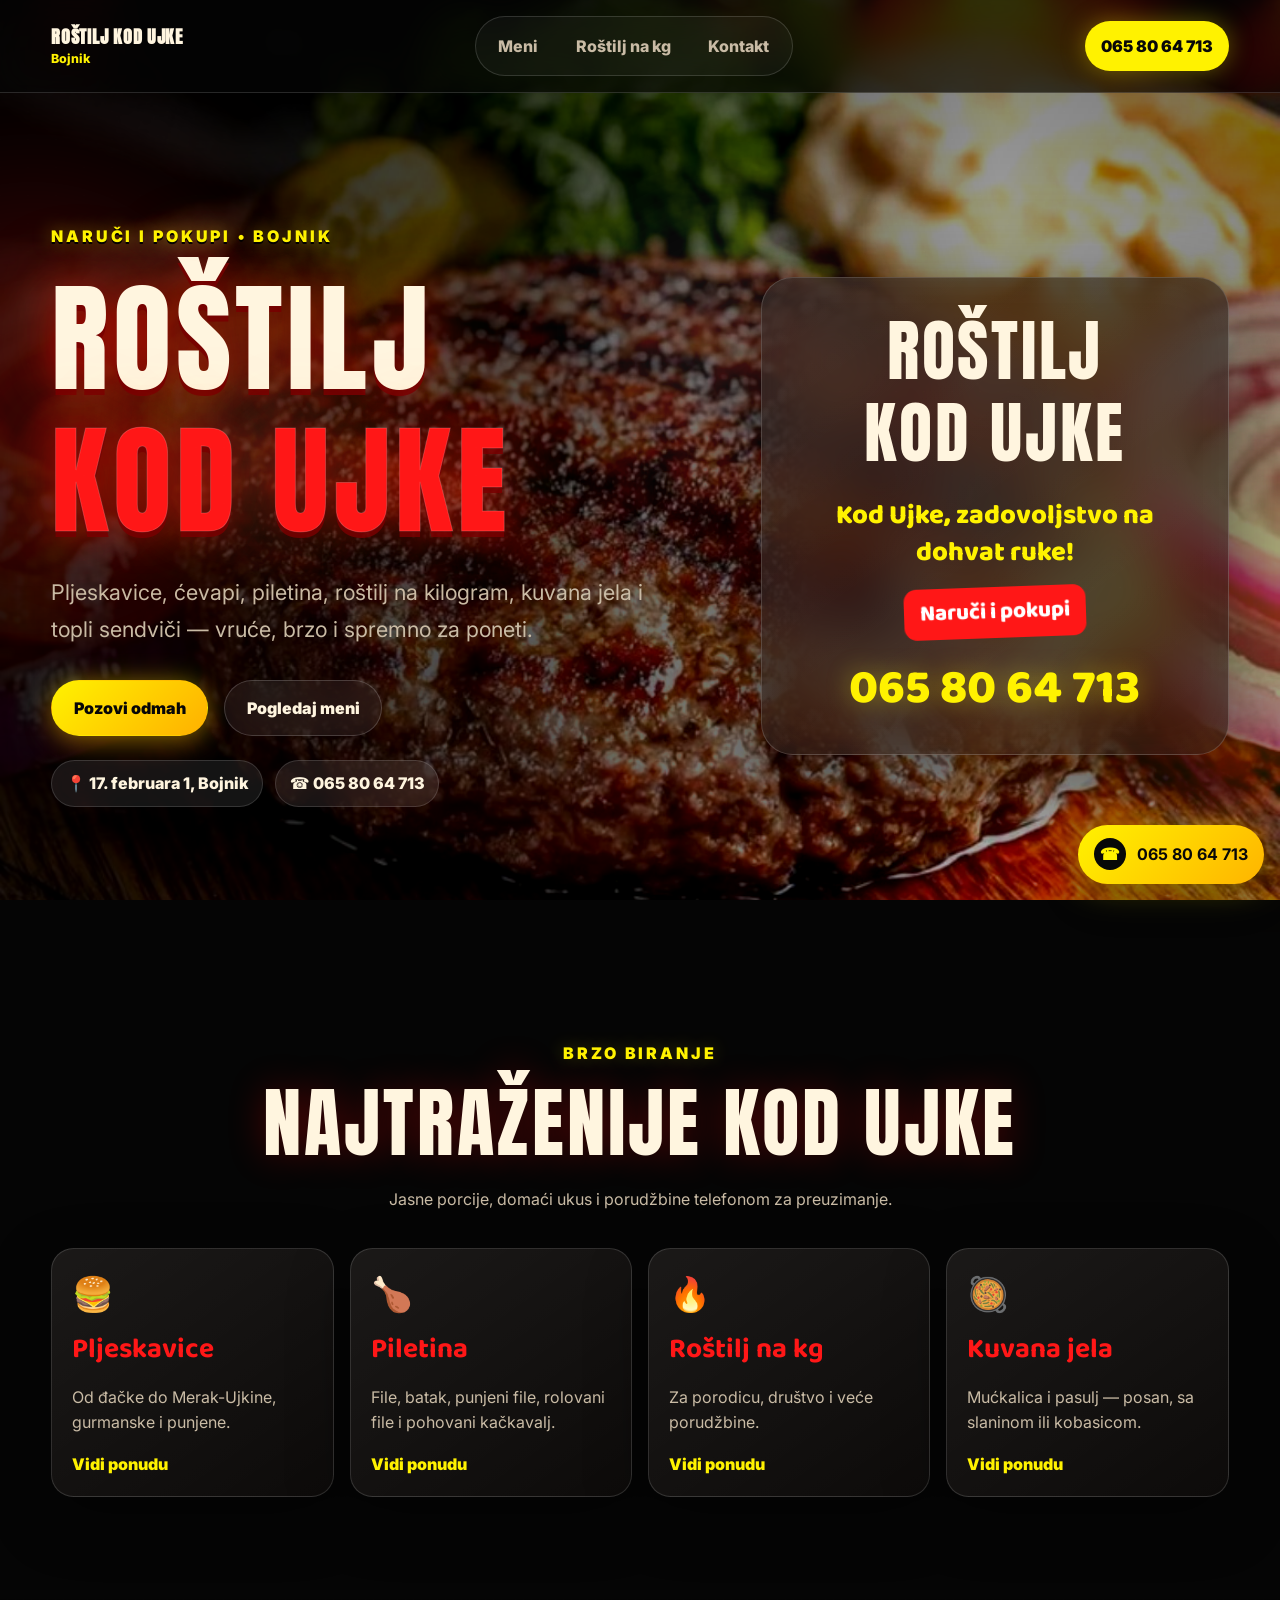
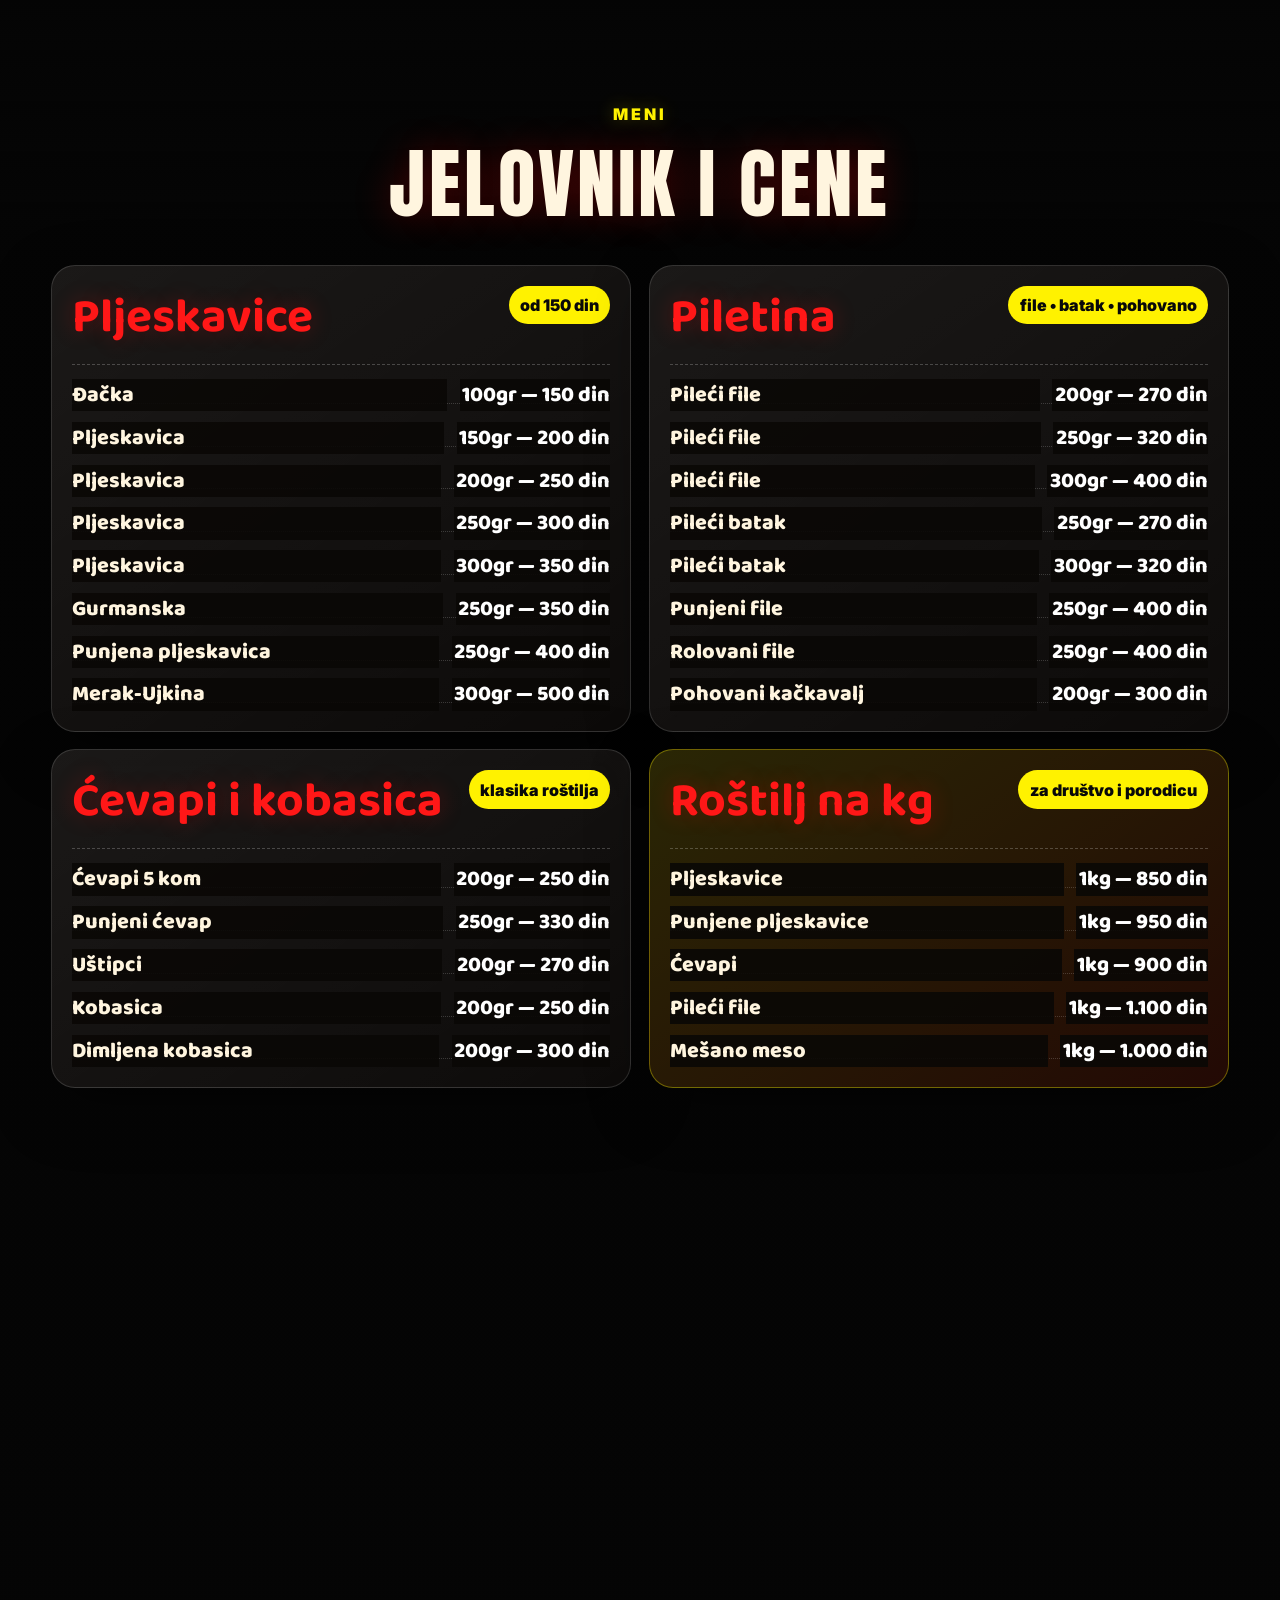
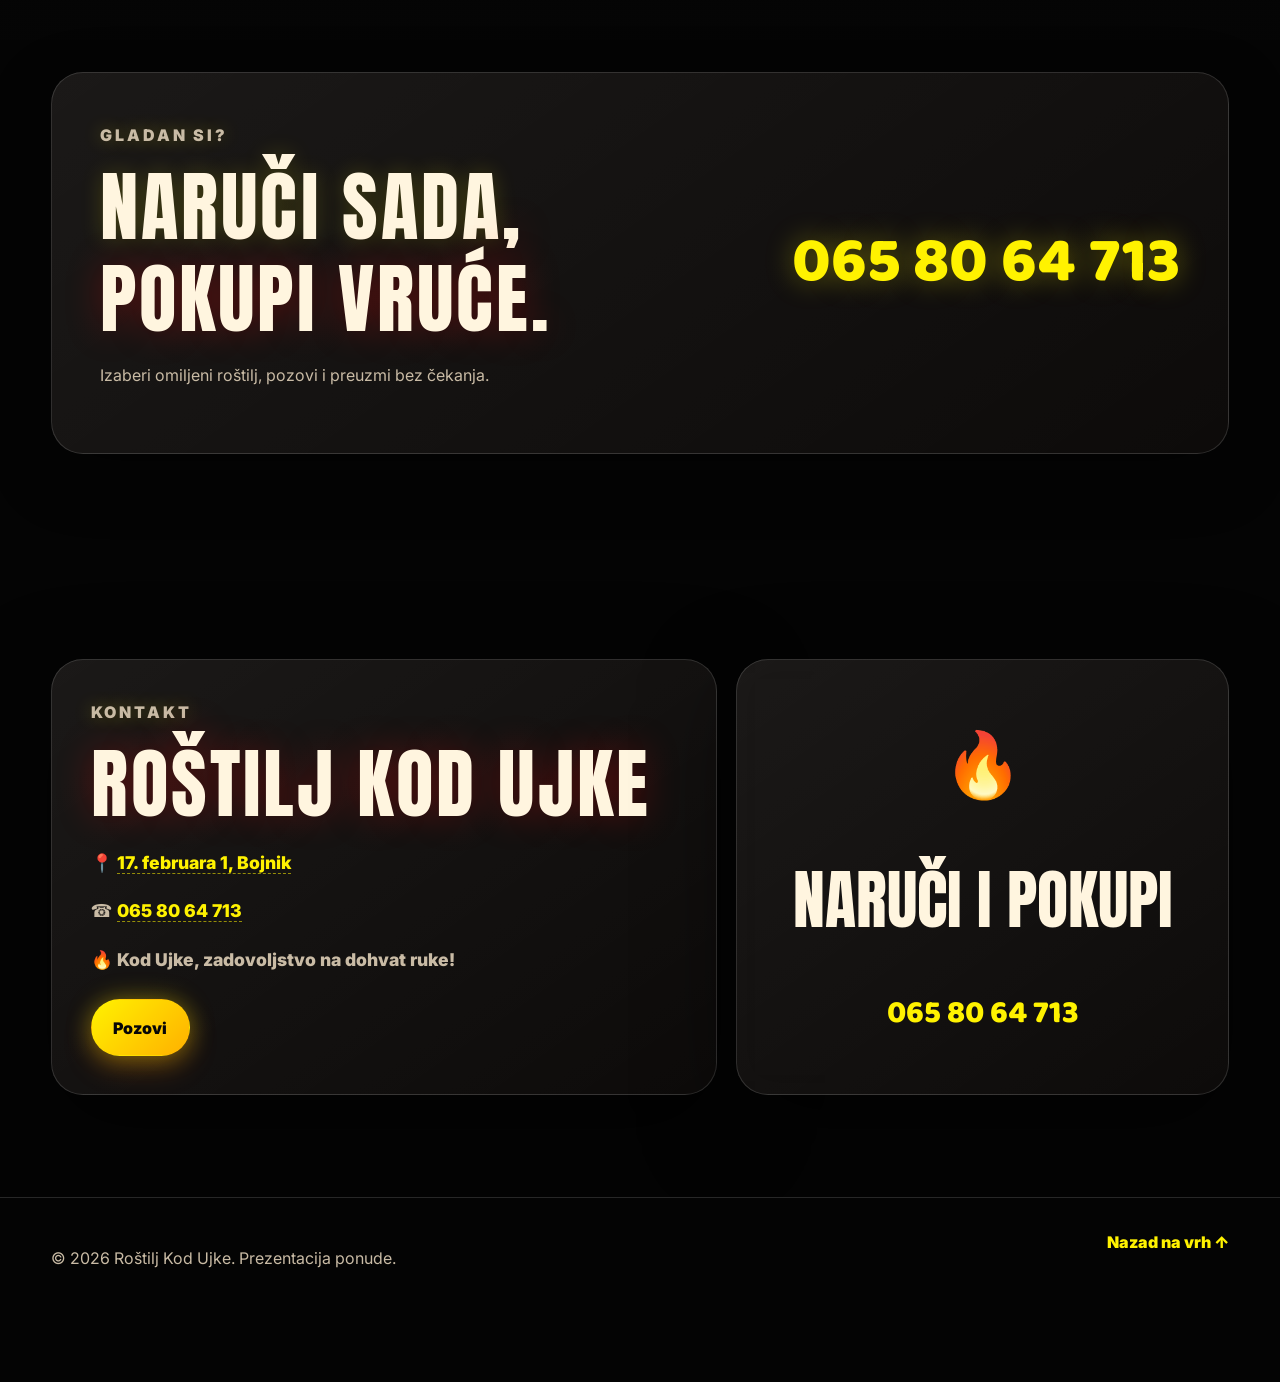
<file: index.html>
<!doctype html>
<html lang="sr">
<head>
  <meta charset="utf-8" />
  <meta name="viewport" content="width=device-width, initial-scale=1" />
  <title>Roštilj Kod Ujke | Bojnik</title>
  <meta name="description" content="Roštilj Kod Ujke — pljeskavice, ćevapi, piletina, roštilj na kilogram, kuvana jela i topli sendviči. Naruči i pokupi: 065 80 64 713." />
  <meta name="theme-color" content="#050505" />
  <meta property="og:title" content="Roštilj Kod Ujke" />
  <meta property="og:description" content="Kod Ujke, zadovoljstvo na dohvat ruke! Naruči i pokupi u Bojniku." />
  <meta property="og:type" content="website" />
  <link rel="preconnect" href="https://fonts.googleapis.com">
  <link rel="preconnect" href="https://fonts.gstatic.com" crossorigin>
  <link href="https://fonts.googleapis.com/css2?family=Anton&family=Baloo+2:wght@500;700;800&family=Inter:wght@400;600;800;900&display=swap" rel="stylesheet">
  <link rel="stylesheet" href="styles.css" />
</head>

<body id="top">
  <video class="hero-video" autoplay muted loop playsinline poster="assets/hero-pljeskavica.jpg" aria-hidden="true">
    <source src="assets/hero-video.mp4" type="video/mp4" />
  </video>
  <div class="hero-overlay"></div>
  <div class="noise"></div>
  <div class="page-glow page-glow-red"></div>
  <div class="page-glow page-glow-yellow"></div>

  <header class="site-header">
    <a class="brand" href="#top" aria-label="Roštilj Kod Ujke početna">
      <span><strong>Roštilj Kod Ujke</strong><small>Bojnik</small></span>
    </a>
    <nav class="nav" aria-label="Glavna navigacija">
      <a href="#meni">Meni</a>
      <a href="#kg">Roštilj na kg</a>
      <a href="#kontakt">Kontakt</a>
    </nav>
    <a class="header-call" href="tel:+381658064713">065 80 64 713</a>
  </header>

  <main>
    <section class="hero">
      <div class="hero-smoke smoke-a"></div>
      <div class="hero-smoke smoke-b"></div>

      <div class="hero-inner">
        <div class="hero-copy reveal">
          <p class="eyebrow hero-eyebrow"><a href="tel:+381658064713">NARUČI I POKUPI</a> <span>• BOJNIK</span></p>
          <h1>Roštilj <span>Kod Ujke</span></h1>
          <p class="hero-subtitle">Pljeskavice, ćevapi, piletina, roštilj na kilogram, kuvana jela i topli sendviči — vruće, brzo i spremno za poneti.</p>
          <div class="hero-actions">
            <a class="btn btn-primary" href="tel:+381658064713">Pozovi odmah</a>
            <a class="btn btn-ghost" href="#meni">Pogledaj meni</a>
          </div>
          <div class="hero-meta">
            <a class="meta-link" href="https://www.google.com/maps/search/?api=1&query=17.%20februara%201%20Bojnik%20Serbia" target="_blank" rel="noreferrer">📍 17. februara 1, Bojnik</a>
            <a class="meta-link" href="tel:+381658064713">☎ 065 80 64 713</a>
          </div>
        </div>

        <aside class="hero-card reveal">
          <div class="grill-logo">
            <strong>ROŠTILJ<br>KOD UJKE</strong>
          </div>
          <p class="slogan">Kod Ujke, zadovoljstvo na dohvat ruke!</p>
          <a class="order-strip" href="tel:+381658064713">Naruči i pokupi</a>
          <a class="phone-big" href="tel:+381658064713">065 80 64 713</a>
        </aside>
      </div>
    </section>

    <section class="quick-menu section" aria-label="Najtraženije">
      <div class="section-head reveal">
        <p class="eyebrow">BRZO BIRANJE</p>
        <h2>Najtraženije kod Ujke</h2>
        <p>Jasne porcije, domaći ukus i porudžbine telefonom za preuzimanje.</p>
      </div>
      <div class="quick-grid">
        <article class="quick-card reveal"><span>🍔</span><h3>Pljeskavice</h3><p>Od đačke do Merak-Ujkine, gurmanske i punjene.</p><a href="#pljeskavice">Vidi ponudu</a></article>
        <article class="quick-card reveal"><span>🍗</span><h3>Piletina</h3><p>File, batak, punjeni file, rolovani file i pohovani kačkavalj.</p><a href="#piletina">Vidi ponudu</a></article>
        <article class="quick-card reveal"><span>🔥</span><h3>Roštilj na kg</h3><p>Za porodicu, društvo i veće porudžbine.</p><a href="#kg">Vidi ponudu</a></article>
        <article class="quick-card reveal"><span>🥘</span><h3>Kuvana jela</h3><p>Mućkalica i pasulj — posan, sa slaninom ili kobasicom.</p><a href="#kuvana">Vidi ponudu</a></article>
      </div>
    </section>

    <section class="section menu-section" id="meni">
      <div class="section-head reveal">
        <p class="eyebrow">MENI</p>
        <h2>Jelovnik i cene</h2>
      </div>

      <div class="menu-layout">
        <div class="menu-panel reveal" id="pljeskavice">
          <div class="panel-title"><h3>Pljeskavice</h3><span>od 150 din</span></div>
          <ul class="price-list">
            <li><span>Đačka</span><b>100gr — 150 din</b></li><li><span>Pljeskavica</span><b>150gr — 200 din</b></li><li><span>Pljeskavica</span><b>200gr — 250 din</b></li><li><span>Pljeskavica</span><b>250gr — 300 din</b></li><li><span>Pljeskavica</span><b>300gr — 350 din</b></li><li><span>Gurmanska</span><b>250gr — 350 din</b></li><li><span>Punjena pljeskavica</span><b>250gr — 400 din</b></li><li><span>Merak-Ujkina</span><b>300gr — 500 din</b></li>
          </ul>
        </div>

        <div class="menu-panel reveal" id="piletina">
          <div class="panel-title"><h3>Piletina</h3><span>file • batak • pohovano</span></div>
          <ul class="price-list">
            <li><span>Pileći file</span><b>200gr — 270 din</b></li><li><span>Pileći file</span><b>250gr — 320 din</b></li><li><span>Pileći file</span><b>300gr — 400 din</b></li><li><span>Pileći batak</span><b>250gr — 270 din</b></li><li><span>Pileći batak</span><b>300gr — 320 din</b></li><li><span>Punjeni file</span><b>250gr — 400 din</b></li><li><span>Rolovani file</span><b>250gr — 400 din</b></li><li><span>Pohovani kačkavalj</span><b>200gr — 300 din</b></li>
          </ul>
        </div>

        <div class="menu-panel reveal">
          <div class="panel-title"><h3>Ćevapi i kobasica</h3><span>klasika roštilja</span></div>
          <ul class="price-list"><li><span>Ćevapi 5 kom</span><b>200gr — 250 din</b></li><li><span>Punjeni ćevap</span><b>250gr — 330 din</b></li><li><span>Uštipci</span><b>200gr — 270 din</b></li><li><span>Kobasica</span><b>200gr — 250 din</b></li><li><span>Dimljena kobasica</span><b>200gr — 300 din</b></li></ul>
        </div>

        <div class="menu-panel highlight reveal" id="kg">
          <div class="panel-title"><h3>Roštilj na kg</h3><span>za društvo i porodicu</span></div>
          <ul class="price-list">
            <li><span>Pljeskavice</span><b>1kg — 850 din</b></li><li><span>Punjene pljeskavice</span><b>1kg — 950 din</b></li><li><span>Ćevapi</span><b>1kg — 900 din</b></li><li><span>Pileći file</span><b>1kg — 1.100 din</b></li><li><span>Mešano meso</span><b>1kg — 1.000 din</b></li>
          </ul>
        </div>

        <div class="menu-panel reveal">
          <div class="panel-title"><h3>Topli sendviči</h3><span>kačkavalj po izboru</span></div>
          <ul class="price-list"><li><span>Šunka</span><b>160 / 210 din</b></li><li><span>Pečenica</span><b>170 / 220 din</b></li><li><span>Suvi vrat</span><b>170 / 220 din</b></li><li><span>Kulen</span><b>180 / 230 din</b></li><li><span>Gurmanski</span><b>230 / 280 din</b></li></ul>
          <p class="note">Cene: bez kačkavalja / sa kačkavaljem.</p>
        </div>

        <div class="menu-panel reveal" id="kuvana">
          <div class="panel-title"><h3>Kuvana jela i dodaci</h3><span>svakodnevno</span></div>
          <ul class="price-list"><li><span>Mućkalica</span><b>400gr — 400 din</b></li><li><span>Pasulj posan</span><b>400gr — 300 din</b></li><li><span>Pasulj sa slaninom</span><b>500gr — 350 din</b></li><li><span>Pasulj sa kobasicom</span><b>500gr — 400 din</b></li><li><span>Pomfrit</span><b>porcija — 150 din</b></li><li><span>Lepinja</span><b>70 din</b></li></ul>
        </div>
      </div>
    </section>
<section class="section cta-section"><div class="cta-box reveal"><div><p class="eyebrow">GLADAN SI?</p><h2><a class="heading-call" href="tel:+381658064713">Naruči sada</a>, pokupi vruće.</h2><p>Izaberi omiljeni roštilj, pozovi i preuzmi bez čekanja.</p></div><a class="phone-mega" href="tel:+381658064713">065 80 64 713</a></div></section>

    <section class="section contact-section" id="kontakt">
      <div class="contact-grid">
        <div class="contact-copy reveal">
          <p class="eyebrow">KONTAKT</p><h2>Roštilj Kod Ujke</h2>
          <p class="contact-line">📍 <a href="https://www.google.com/maps/search/?api=1&query=17.%20februara%201%20Bojnik%20Serbia" target="_blank" rel="noreferrer">17. februara 1, Bojnik</a></p>
          <p class="contact-line">☎ <a href="tel:+381658064713">065 80 64 713</a></p>
          <p class="contact-line">🔥 Kod Ujke, zadovoljstvo na dohvat ruke!</p>
          <div class="contact-actions"><a class="btn btn-primary" href="tel:+381658064713">Pozovi</a></div>
        </div>
        <div class="map-card reveal"><span>🔥</span><strong>Naruči i pokupi</strong><small><a href="tel:+381658064713">065 80 64 713</a></small></div>
      </div>
    </section>
  </main>

  <a class="sticky-call" href="tel:+381658064713"><span>☎</span><b>065 80 64 713</b></a>
  <footer class="footer"><p>© <span id="year"></span> Roštilj Kod Ujke. Prezentacija ponude.</p><a href="#top">Nazad na vrh ↑</a></footer>
  <script src="script.js"></script>
</body>
</html>
</file>
<file: styles.css>
:root {
  --bg: #050505;
  --panel: rgba(17, 13, 10, 0.76);
  --red: #ff1717;
  --yellow: #fff200;
  --orange: #ff8a00;
  --cream: #fff5df;
  --muted: #c9bba5;
  --line: rgba(255, 255, 255, 0.14);
  --shadow: 0 30px 90px rgba(0, 0, 0, 0.55);
}

* { box-sizing: border-box; }
html { scroll-behavior: smooth; }
body {
  margin: 0;
  background: radial-gradient(circle at 78% 10%, rgba(255, 136, 0, 0.22), transparent 26rem), radial-gradient(circle at 20% 0%, rgba(255, 0, 0, 0.18), transparent 28rem), linear-gradient(180deg, #090603 0%, #050505 45%, #080403 100%);
  color: var(--cream);
  font-family: Inter, system-ui, -apple-system, BlinkMacSystemFont, "Segoe UI", sans-serif;
  overflow-x: hidden;
}
a { color: inherit; }
.noise { position: fixed; inset: 0; pointer-events: none; opacity: 0.07; z-index: 1; background-image: linear-gradient(45deg, rgba(255,255,255,.25) 1px, transparent 1px), linear-gradient(-45deg, rgba(255,255,255,.12) 1px, transparent 1px); background-size: 28px 28px; mix-blend-mode: overlay; }
.page-glow { position: fixed; width: 24rem; height: 24rem; border-radius: 50%; pointer-events: none; filter: blur(90px); opacity: 0.22; z-index: 0; }
.page-glow-red { left: -10rem; top: 12rem; background: var(--red); }
.page-glow-yellow { right: -11rem; bottom: 8rem; background: var(--yellow); }

.site-header { position: sticky; top: 0; z-index: 20; display: flex; align-items: center; justify-content: space-between; gap: 1.2rem; padding: 1rem clamp(1rem, 4vw, 4rem); background: rgba(5, 5, 5, 0.66); border-bottom: 1px solid var(--line); backdrop-filter: blur(22px) saturate(150%); }
.brand { display: inline-flex; align-items: center; gap: .75rem; text-decoration: none; }
.brand-mark { display: grid; place-items: center; width: 3rem; height: 3rem; border-radius: 1rem; background: linear-gradient(135deg, var(--red), var(--orange)); box-shadow: 0 0 26px rgba(255, 50, 0, 0.55); }
.brand strong { display: block; font-family: Anton, sans-serif; letter-spacing: .04em; font-size: 1.15rem; text-transform: uppercase; }
.brand small { display: block; color: var(--yellow); font-weight: 800; font-size: .78rem; }
.nav { display: flex; align-items: center; gap: .35rem; padding: .4rem; border: 1px solid var(--line); border-radius: 999px; background: rgba(255,255,255,.04); }
.nav a { text-decoration: none; padding: .65rem 1rem; border-radius: 999px; color: var(--muted); font-weight: 800; transition: .2s ease; }
.nav a:hover { color: #080808; background: var(--yellow); }
.header-call { color: #080808; background: var(--yellow); text-decoration: none; font-weight: 950; padding: .8rem 1rem; border-radius: 999px; box-shadow: 0 0 24px rgba(255, 242, 0, 0.35); }

.hero { position: relative; min-height: 94vh; display: grid; align-items: center; overflow: hidden; padding: 4rem clamp(1rem, 4vw, 4rem); isolation: isolate; }
.hero-video { position: absolute; inset: 0; width: 100%; height: 100%; object-fit: cover; filter: saturate(1.08) contrast(1.08) brightness(.72); z-index: -4; }
.hero-overlay { position: absolute; inset: 0; z-index: -3; background: linear-gradient(90deg, rgba(0,0,0,.96) 0%, rgba(0,0,0,.77) 37%, rgba(0,0,0,.44) 70%, rgba(0,0,0,.56) 100%), radial-gradient(circle at 82% 35%, rgba(255, 120, 0, .32), transparent 32rem), linear-gradient(0deg, #050505 0%, transparent 28%); }
.hero-smoke { position: absolute; width: 28rem; height: 28rem; border-radius: 50%; background: radial-gradient(circle, rgba(255,255,255,.25), transparent 60%); filter: blur(35px); opacity: .36; z-index: -2; animation: smoke 10s ease-in-out infinite; }
.smoke-a { left: 2%; top: 12%; }
.smoke-b { right: 26%; top: 3%; animation-delay: -3s; }
@keyframes smoke { 0%, 100% { transform: translateY(0) translateX(0) scale(1); opacity: .22; } 50% { transform: translateY(-38px) translateX(28px) scale(1.18); opacity: .44; } }

.hero-inner { position: relative; z-index: 2; display: grid; grid-template-columns: minmax(0, 1.15fr) minmax(320px, .85fr); align-items: center; gap: clamp(2rem, 6vw, 6rem); width: min(1180px, 100%); margin: 0 auto; }
.eyebrow { margin: 0 0 .75rem; color: var(--yellow); font-weight: 950; letter-spacing: .18em; text-transform: uppercase; text-shadow: 0 0 18px rgba(255, 242, 0, 0.3); }
.hero h1 { margin: 0; font-family: Anton, sans-serif; font-size: clamp(4.4rem, 12vw, 11rem); line-height: .86; letter-spacing: .04em; text-transform: uppercase; text-shadow: 0 6px 0 rgba(120, 0, 0, .85), 0 0 42px rgba(255, 0, 0, .45), 0 0 90px rgba(255, 160, 0, .25); }
.hero h1 span { display: block; color: var(--red); -webkit-text-stroke: 1px rgba(255,255,255,.18); }
.hero-subtitle { max-width: 690px; color: var(--muted); font-size: clamp(1.05rem, 2vw, 1.35rem); line-height: 1.7; margin: 1.4rem 0 0; }
.hero-actions { display: flex; flex-wrap: wrap; gap: 1rem; margin-top: 2rem; }

.btn { display: inline-flex; align-items: center; justify-content: center; min-height: 3.3rem; padding: .95rem 1.35rem; border-radius: 999px; text-decoration: none; font-weight: 950; border: 1px solid transparent; transition: .2s ease; }
.btn-primary { color: #070707; background: linear-gradient(135deg, var(--yellow), #ffb000); box-shadow: 0 0 24px rgba(255, 242, 0, .35), 0 12px 28px rgba(255, 120, 0, .25); }
.btn-primary:hover { transform: translateY(-2px); box-shadow: 0 0 42px rgba(255, 242, 0, .55), 0 18px 36px rgba(255, 120, 0, .33); }
.btn-ghost { color: var(--cream); background: rgba(255,255,255,.06); border-color: rgba(255,255,255,.18); backdrop-filter: blur(14px); }
.btn-ghost:hover { background: rgba(255,255,255,.13); transform: translateY(-2px); }

.hero-meta { display: flex; flex-wrap: wrap; gap: .75rem; margin-top: 1.5rem; color: var(--cream); font-weight: 850; }
.hero-meta span { padding: .65rem .85rem; background: rgba(255,255,255,.08); border: 1px solid var(--line); border-radius: 999px; backdrop-filter: blur(14px); }
.hero-card { position: relative; overflow: hidden; padding: clamp(1.25rem, 3vw, 2rem); border-radius: 2rem; border: 1px solid rgba(255,255,255,.18); background: linear-gradient(145deg, rgba(255, 0, 0, .17), rgba(255, 242, 0, .08)), rgba(5,5,5,.72); box-shadow: var(--shadow), inset 0 0 55px rgba(255,255,255,.045); backdrop-filter: blur(28px) saturate(160%); }
.hero-card::before { content: ""; position: absolute; inset: -2px; background: linear-gradient(120deg, transparent, rgba(255,242,0,.45), transparent); transform: translateX(-120%); animation: shine 5s ease-in-out infinite; }
@keyframes shine { 0%, 55% { transform: translateX(-120%); } 80%, 100% { transform: translateX(120%); } }

.grill-logo { position: relative; z-index: 1; display: grid; justify-items: center; text-align: center; gap: .4rem; }
.steak { font-size: 4.5rem; filter: drop-shadow(0 0 22px rgba(255, 132, 0, .6)); }
.grill-logo strong { font-family: Anton, sans-serif; font-size: clamp(3rem, 5vw, 5.2rem); line-height: .92; letter-spacing: .04em; text-transform: uppercase; }
.grill-logo small { color: var(--yellow); font-size: 1.4rem; font-weight: 950; }
.slogan { position: relative; z-index: 1; margin: 1.5rem 0 1rem; color: var(--yellow); font-family: "Baloo 2", cursive; font-weight: 800; font-size: 1.7rem; text-align: center; }
.order-strip { position: relative; z-index: 1; margin: 1rem auto; width: fit-content; padding: .55rem 1rem; background: var(--red); border-radius: .8rem; font-family: "Baloo 2", cursive; font-size: 1.4rem; font-weight: 900; color: white; transform: rotate(-2deg); }
.phone-big { position: relative; z-index: 1; display: block; margin-top: 1rem; color: var(--yellow); font-family: "Baloo 2", cursive; font-size: clamp(2.1rem, 4vw, 3.6rem); line-height: 1; font-weight: 900; text-align: center; text-decoration: none; text-shadow: 0 0 24px rgba(255,242,0,.35); }

.section { position: relative; z-index: 2; padding: clamp(3rem, 8vw, 7rem) clamp(1rem, 4vw, 4rem); }
.section-head { width: min(850px, 100%); margin: 0 auto 2.2rem; text-align: center; }
.section-head h2, .cta-box h2, .contact-copy h2 { margin: 0; font-family: Anton, sans-serif; font-size: clamp(2.4rem, 6vw, 5.8rem); line-height: .95; letter-spacing: .04em; text-transform: uppercase; text-shadow: 0 0 36px rgba(255,0,0,.28); }
.section-head p:not(.eyebrow), .cta-box p, .contact-copy > p { color: var(--muted); line-height: 1.75; }
.quick-grid, .menu-layout, .boards, .contact-grid { width: min(1180px, 100%); margin: 0 auto; }
.quick-grid { display: grid; grid-template-columns: repeat(4, 1fr); gap: 1rem; }
.quick-card, .menu-panel, .map-card, .cta-box { border: 1px solid var(--line); background: linear-gradient(145deg, rgba(255,255,255,.07), rgba(255,255,255,.025)), var(--panel); backdrop-filter: blur(24px) saturate(150%); box-shadow: 0 20px 60px rgba(0,0,0,.38); }
.quick-card { padding: 1.25rem; border-radius: 1.4rem; transition: .2s ease; }
.quick-card:hover { transform: translateY(-5px); border-color: rgba(255,242,0,.4); box-shadow: 0 22px 70px rgba(255, 0, 0, .18); }
.quick-card span { font-size: 2.1rem; }
.quick-card h3 { margin: .7rem 0 .45rem; font-family: "Baloo 2", cursive; color: var(--red); font-size: 1.75rem; line-height: 1; }
.quick-card p { color: var(--muted); line-height: 1.6; }
.quick-card a { color: var(--yellow); font-weight: 950; text-decoration: none; }

.menu-layout { display: grid; grid-template-columns: repeat(2, 1fr); gap: 1.1rem; }
.menu-panel { position: relative; overflow: hidden; padding: 1.25rem; border-radius: 1.5rem; }
.menu-panel.highlight { border-color: rgba(255,242,0,.34); background: linear-gradient(145deg, rgba(255, 242, 0, .12), rgba(255, 0, 0, .09)), rgba(16, 12, 7, .86); }
.panel-title { position: relative; z-index: 1; display: flex; align-items: flex-start; justify-content: space-between; gap: 1rem; margin-bottom: .9rem; padding-bottom: .8rem; border-bottom: 1px dashed rgba(255,255,255,.22); }
.panel-title h3 { margin: 0; color: var(--red); font-family: "Baloo 2", cursive; font-size: clamp(2rem, 4vw, 3rem); line-height: .95; text-shadow: 0 0 22px rgba(255, 0, 0, .25); }
.panel-title span { color: #090909; background: var(--yellow); font-weight: 950; border-radius: 999px; padding: .45rem .7rem; white-space: nowrap; }
.price-list { position: relative; z-index: 1; list-style: none; margin: 0; padding: 0; display: grid; gap: .46rem; }
.price-list li { display: grid; grid-template-columns: minmax(0, 1fr) auto; align-items: baseline; gap: .8rem; color: var(--cream); font-family: "Baloo 2", cursive; font-size: clamp(1.05rem, 2vw, 1.35rem); font-weight: 800; }
.price-list li::before { content: ""; grid-column: 1 / -1; grid-row: 1; border-bottom: 1px dotted rgba(255,255,255,.18); transform: translateY(-.36rem); }
.price-list span, .price-list b { position: relative; z-index: 1; background: rgba(10, 8, 6, .92); }
.price-list b { color: white; font-weight: 900; text-align: right; }
.note { color: var(--muted); margin-bottom: 0; }

.boards { display: grid; grid-template-columns: repeat(2, 1fr); gap: 1.2rem; }
.board { display: block; overflow: hidden; border-radius: 1.3rem; border: 1px solid var(--line); box-shadow: var(--shadow); background: #000; }
.board img { display: block; width: 100%; height: 100%; object-fit: cover; transition: .25s ease; }
.board:hover img { transform: scale(1.025); filter: brightness(1.08) contrast(1.08); }

.cta-section { padding-top: 2rem; }
.cta-box { width: min(1180px, 100%); margin: 0 auto; display: flex; align-items: center; justify-content: space-between; gap: 2rem; padding: clamp(1.5rem, 5vw, 3rem); border-radius: 2rem; background: linear-gradient(100deg, rgba(255, 0, 0, .23), rgba(255, 242, 0, .13)), rgba(10,10,10,.7); }
.phone-mega { color: var(--yellow); font-family: "Baloo 2", cursive; font-weight: 900; font-size: clamp(2.2rem, 5vw, 4rem); text-decoration: none; text-shadow: 0 0 28px rgba(255,242,0,.35); white-space: nowrap; }
.contact-grid { display: grid; grid-template-columns: 1.15fr .85fr; gap: 1.2rem; align-items: stretch; }
.contact-copy, .map-card { padding: clamp(1.4rem, 4vw, 2.4rem); border-radius: 2rem; border: 1px solid var(--line); background: rgba(255,255,255,.055); backdrop-filter: blur(22px); box-shadow: var(--shadow); }
.contact-line { font-weight: 850; font-size: 1.1rem; }
.contact-line a { color: var(--yellow); text-decoration: none; }
.contact-actions { display: flex; flex-wrap: wrap; gap: 1rem; margin-top: 1.5rem; }
.map-card { min-height: 320px; display: grid; place-items: center; text-align: center; background: radial-gradient(circle at center, rgba(255,242,0,.16), transparent 55%), linear-gradient(145deg, rgba(255,0,0,.13), rgba(255,255,255,.04)); }
.map-card span { font-size: 4rem; }
.map-card strong { display: block; font-family: Anton, sans-serif; font-size: clamp(2.4rem, 5vw, 4.6rem); line-height: .95; text-transform: uppercase; }
.map-card small { color: var(--yellow); font-family: "Baloo 2", cursive; font-weight: 900; font-size: 2rem; }

.sticky-call { position: fixed; right: 1rem; bottom: 1rem; z-index: 30; display: inline-flex; align-items: center; gap: .7rem; color: #080808; background: linear-gradient(135deg, var(--yellow), #ffb400); text-decoration: none; padding: .85rem 1rem; border-radius: 999px; font-weight: 950; box-shadow: 0 0 35px rgba(255,242,0,.4), 0 14px 36px rgba(0,0,0,.45); }
.sticky-call span { display: grid; place-items: center; width: 2rem; height: 2rem; border-radius: 50%; background: #080808; color: var(--yellow); }
.footer { position: relative; z-index: 2; display: flex; justify-content: space-between; gap: 1rem; padding: 2rem clamp(1rem, 4vw, 4rem) 6rem; color: var(--muted); border-top: 1px solid var(--line); }
.footer a { color: var(--yellow); text-decoration: none; font-weight: 900; }
.reveal { opacity: 0; transform: translateY(18px); transition: .7s ease; }
.reveal.is-visible { opacity: 1; transform: translateY(0); }

@media (max-width: 940px) {
  .site-header { flex-wrap: wrap; }
  .nav { order: 3; width: 100%; justify-content: center; }
  .hero-inner, .contact-grid { grid-template-columns: 1fr; }
  .hero { min-height: auto; padding-top: 4rem; }
  .quick-grid { grid-template-columns: repeat(2, 1fr); }
  .menu-layout, .boards { grid-template-columns: 1fr; }
  .cta-box { flex-direction: column; align-items: flex-start; }
  .phone-mega { white-space: normal; }
}
@media (max-width: 620px) {
  .header-call { width: 100%; text-align: center; }
  .nav a { padding: .6rem .7rem; font-size: .9rem; }
  .quick-grid { grid-template-columns: 1fr; }
  .price-list li { grid-template-columns: 1fr; gap: .1rem; padding-bottom: .5rem; border-bottom: 1px dotted rgba(255,255,255,.16); }
  .price-list li::before { display: none; }
  .price-list span, .price-list b { background: transparent; text-align: left; }
  .panel-title { flex-direction: column; }
  .sticky-call { left: 1rem; right: 1rem; justify-content: center; }
  .footer { padding-bottom: 6rem; flex-direction: column; }
}


/* --- Finalna provera čitljivosti i sprečavanje gužvanja teksta --- */
.hero-copy,
.hero-card,
.quick-card,
.menu-panel,
.contact-copy,
.map-card,
.cta-box {
  min-width: 0;
}

.hero-copy {
  max-width: 760px;
}

.hero h1,
.section-head h2,
.cta-box h2,
.contact-copy h2,
.grill-logo strong {
  overflow-wrap: normal;
  word-break: normal;
}

.hero-subtitle,
.section-head p,
.quick-card p,
.contact-copy p,
.cta-box p,
.note {
  max-width: 100%;
  overflow-wrap: break-word;
}

.panel-title span {
  white-space: normal;
  text-align: center;
  line-height: 1.2;
}

.price-list span {
  padding-right: .15rem;
}

.price-list b {
  white-space: nowrap;
  padding-left: .15rem;
}

.phone-big,
.phone-mega,
.header-call,
.sticky-call b {
  white-space: nowrap;
}

@media (max-width: 760px) {
  .hero h1 {
    font-size: clamp(3.3rem, 18vw, 6rem);
    line-height: .9;
  }

  .hero-subtitle {
    font-size: 1rem;
    line-height: 1.6;
  }

  .hero-card {
    padding: 1rem;
  }

  .grill-logo strong {
    font-size: clamp(2.35rem, 12vw, 4rem);
  }

  .slogan {
    font-size: 1.35rem;
    line-height: 1.15;
  }

  .phone-big {
    font-size: clamp(1.8rem, 10vw, 2.8rem);
  }

  .section-head h2,
  .cta-box h2,
  .contact-copy h2 {
    font-size: clamp(2rem, 12vw, 3.7rem);
  }

  .quick-card h3,
  .panel-title h3 {
    line-height: 1.05;
  }

  .boards {
    gap: .9rem;
  }
}

@media (max-width: 430px) {
  .site-header {
    padding: .8rem;
  }

  .brand strong {
    font-size: .95rem;
  }

  .brand small {
    font-size: .7rem;
  }

  .nav {
    overflow-x: auto;
    justify-content: flex-start;
    scrollbar-width: none;
  }

  .nav::-webkit-scrollbar {
    display: none;
  }

  .hero {
    padding-left: .9rem;
    padding-right: .9rem;
  }

  .hero-actions .btn {
    width: 100%;
  }

  .hero-meta span {
    width: 100%;
  }

  .phone-mega {
    font-size: clamp(1.9rem, 13vw, 3rem);
  }
}


/* --- V4: čistiji video, bez slika menija, bez 2025 --- */
body {
  background: #050505;
  isolation: isolate;
}

.hero {
  background: transparent;
}

.hero-video {
  position: fixed;
  inset: 0;
  z-index: -10;
  width: 100vw;
  height: 100vh;
  object-fit: cover;
  filter: saturate(1.18) contrast(1.1) brightness(1.089);
  transform: translateZ(0);
}

.hero-overlay {
  position: fixed;
  inset: 0;
  z-index: -9;
  background:
    linear-gradient(90deg, rgba(0,0,0,.88) 0%, rgba(0,0,0,.62) 42%, rgba(0,0,0,.24) 78%, rgba(0,0,0,.34) 100%),
    linear-gradient(180deg, rgba(0,0,0,.34) 0%, rgba(0,0,0,.08) 46%, rgba(0,0,0,.08) 100%);
  pointer-events: none;
}

.hero::after {
  content: none;
  position: absolute;
  inset: auto 0 0;
  height: 220px;
  background: linear-gradient(0deg, rgba(5,5,5,.88), transparent);
  pointer-events: none;
}

.section,
.footer {
  background: rgba(5,5,5,.94);
}

.quick-menu {
  background: transparent;
}

.menu-section {
  background: linear-gradient(180deg, transparent 0, rgba(5,5,5,.87) 220px, rgba(5,5,5,.94) 100%);
}

.quick-card,
.menu-panel,
.contact-copy,
.map-card,
.cta-box,
.hero-card {
  background:
    linear-gradient(145deg, rgba(255,255,255,.08), rgba(255,255,255,.025)),
    rgba(10, 7, 5, .61);
}

.menu-panel {
  backdrop-filter: blur(18px) saturate(145%);
}

.meta-link {
  display: inline-flex;
  align-items: center;
  padding: .65rem .85rem;
  background: rgba(255,255,255,.08);
  border: 1px solid var(--line);
  border-radius: 999px;
  backdrop-filter: blur(14px);
  color: var(--cream);
  text-decoration: none;
  transition: .2s ease;
}

.meta-link:hover {
  background: rgba(255, 242, 0, .92);
  color: #060606;
}

.contact-line a {
  color: var(--yellow);
  text-decoration: none;
  border-bottom: 1px dashed rgba(255,242,0,.55);
}

.grill-logo small {
  display: none;
}

@media (max-width: 760px) {
  .hero-video {
    filter: saturate(1.12) contrast(1.08) brightness(.9196);
  }

  .hero-overlay {
    background:
      linear-gradient(90deg, rgba(0,0,0,.92), rgba(0,0,0,.62)),
      linear-gradient(180deg, rgba(0,0,0,.28), rgba(0,0,0,.08));
  }
}


/* --- V5: čitljiviji hero tekst i klikabilni pozivi --- */
.hero-eyebrow {
  position: relative;
  z-index: 4;
  display: flex;
  flex-wrap: wrap;
  align-items: center;
  gap: .45rem;
  margin-bottom: 1.15rem;
  transform: translateY(-1.1rem);
  max-width: min(100%, 680px);
  line-height: 1.15;
}

.hero-eyebrow a {
  color: var(--yellow);
  text-decoration: none;
  text-shadow:
    0 2px 0 rgba(0,0,0,.95),
    0 0 18px rgba(255,242,0,.5);
  transition: .2s ease;
}

.hero-eyebrow a:hover {
  color: #ffffff;
  text-shadow:
    0 2px 0 rgba(0,0,0,.95),
    0 0 24px rgba(255,242,0,.85);
}

.hero-eyebrow span {
  color: var(--yellow);
  text-shadow:
    0 2px 0 rgba(0,0,0,.95),
    0 0 18px rgba(255,242,0,.45);
}

.hero h1 {
  position: relative;
  z-index: 3;
  margin-top: -.35rem;
}

.order-strip {
  display: block;
  text-decoration: none;
  transition: .2s ease;
}

.order-strip:hover {
  transform: rotate(-2deg) translateY(-2px) scale(1.03);
  box-shadow: 0 0 28px rgba(255, 23, 23, .48);
}

.heading-call {
  color: inherit;
  text-decoration: none;
  text-shadow: 0 0 22px rgba(255,242,0,.18);
}

.heading-call:hover {
  color: var(--yellow);
}

.map-card small a {
  color: var(--yellow);
  text-decoration: none;
}

.map-card small a:hover {
  color: #fff;
}

@media (max-width: 760px) {
  .hero-eyebrow {
    transform: translateY(-.45rem);
    margin-bottom: .95rem;
    font-size: .88rem;
    letter-spacing: .13em;
  }

  .hero h1 {
    margin-top: 0;
  }
}

/* Razmak redova i veličine natpisa prate raspoloživu širinu kartice. */
.hero h1,
.section-head h2,
.cta-box h2,
.contact-copy h2,
.grill-logo strong,
.map-card strong {
  font-weight: 400;
}

body {
  line-height: 1.5;
}

.hero-copy,
.hero-card {
  container-type: inline-size;
}

.hero h1 {
  margin-top: 0;
  font-size: clamp(2.5rem, 19cqi, 11rem);
  line-height: 1.18;
}

.hero-eyebrow {
  transform: none;
  line-height: 1.5;
  margin-bottom: 1.25rem;
}

.grill-logo strong {
  font-size: clamp(2rem, 17cqi, 5.2rem);
  line-height: 1.2;
}

.section-head h2,
.cta-box h2,
.contact-copy h2,
.map-card strong {
  line-height: 1.2;
  overflow-wrap: anywhere;
}

.quick-card h3,
.panel-title h3,
.slogan {
  line-height: 1.35;
}

.panel-title {
  flex-wrap: wrap;
  row-gap: .75rem;
}

.panel-title h3 {
  min-width: 0;
  overflow-wrap: anywhere;
}

.panel-title span {
  max-width: 100%;
  line-height: 1.5;
}

.price-list {
  gap: .65rem;
}

.price-list li {
  position: relative;
  line-height: 1.5;
}

.price-list li::before {
  position: absolute;
  inset: auto 0 .35em;
  transform: none;
}

.price-list span {
  min-width: 0;
  overflow-wrap: anywhere;
}

.phone-big {
  font-size: clamp(1.5rem, 12cqi, 3.6rem);
  line-height: 1.4;
}

.cta-box > div {
  min-width: 0;
}

.phone-mega {
  flex-shrink: 0;
  font-size: clamp(1.5rem, 7vw, 4rem);
  line-height: 1.4;
}

.map-card {
  gap: 1rem;
}

.map-card small {
  font-size: clamp(1.25rem, 5vw, 2rem);
  line-height: 1.5;
}

.brand-mark {
  flex-shrink: 0;
}

.nav a {
  white-space: nowrap;
}

@media (min-width: 941px) and (max-width: 1100px) {
  .cta-box {
    flex-direction: column;
    align-items: flex-start;
  }
}

/* Avoid duplicate call controls in the mobile viewport. */
@media (max-width: 940px) {
  .header-call {
    display: none;
  }

  .sticky-call {
    left: auto;
    right: 1rem;
    bottom: calc(1rem + env(safe-area-inset-bottom, 0px));
    padding: .6rem .85rem;
    gap: .5rem;
    font-size: .9rem;
    background: rgba(255, 226, 0, .94);
    box-shadow: 0 4px 16px rgba(0, 0, 0, .3);
    transition: opacity .2s ease, transform .2s ease, visibility .2s;
  }

  .sticky-call.is-context-hidden {
    opacity: 0;
    visibility: hidden;
    pointer-events: none;
    transform: translateY(.5rem);
  }
}

@media (prefers-reduced-motion: reduce) {
  .sticky-call {
    transition: none;
  }
}
</file>
